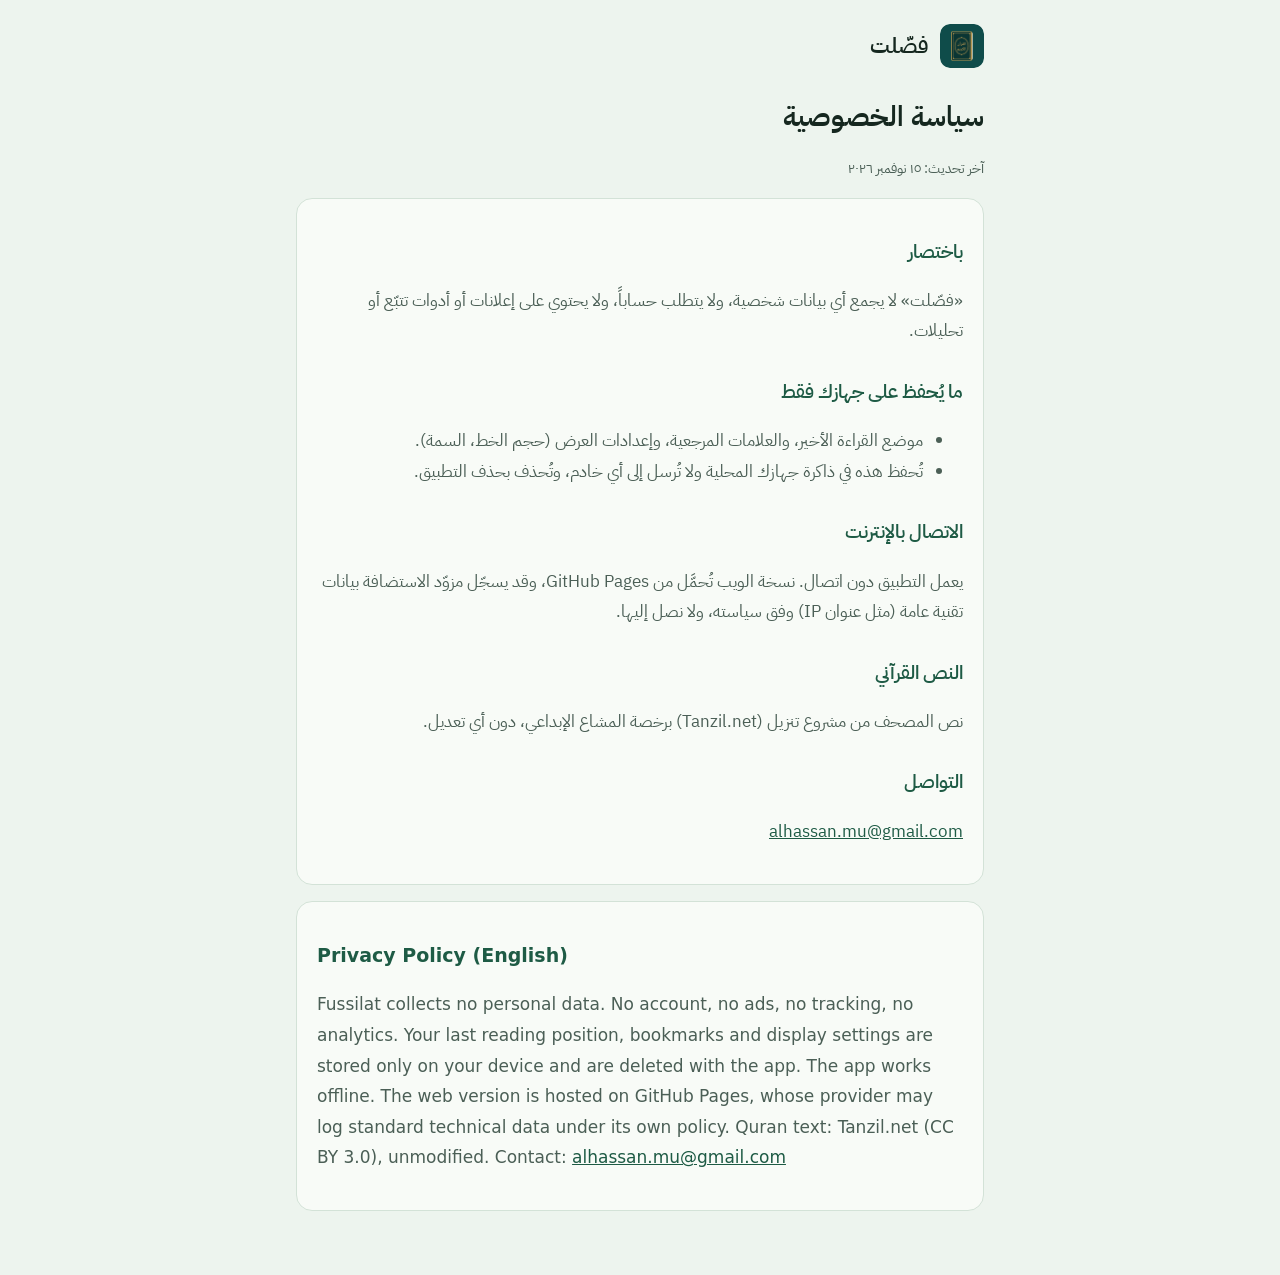
<file: privacy.html>
<!doctype html>
<html lang="ar" dir="rtl">
<head>
<meta charset="utf-8">
<meta name="viewport" content="width=device-width,initial-scale=1,viewport-fit=cover">
<meta name="theme-color" content="#1E5B45">
<title>سياسة الخصوصية · فصّلت</title>
<meta name="description" content="فصّلت لا يجمع أي بيانات شخصية. كل شيء يبقى على جهازك.">
<link rel="icon" href="brand/favicon.svg" type="image/svg+xml">
<link rel="apple-touch-icon" href="brand/apple-touch-icon.png">
<link rel="stylesheet" href="fonts/fonts.css">
<style>
:root{--bg:#EDF4EE;--surface:#F8FBF7;--ink:#15271F;--soft:#4B5F56;--brand:#1E5B45;--gold:#B8893B;--line:#D3E2D7}
@media (prefers-color-scheme:dark){:root{--bg:#0B1813;--surface:#11221B;--ink:#E3EEE7;--soft:#9AB3A7;--brand:#6CC3A0;--gold:#D4A957;--line:#1E3A2F}}
*{box-sizing:border-box}body{margin:0;background:var(--bg);color:var(--ink);font:17px/1.8 "IBM Plex Sans Arabic",system-ui,sans-serif}
.wrap{max-width:720px;margin:0 auto;padding:24px 16px 64px}a{color:var(--brand)}
header{display:flex;align-items:center;gap:12px;margin-bottom:24px}header img{width:44px;height:44px;border-radius:10px}
header a{font-weight:600;font-size:22px;color:var(--ink);text-decoration:none}
h1{font-size:28px;margin:0 0 4px}h2{font-size:19px;margin:28px 0 6px;color:var(--brand)}
p,li{color:var(--soft)}.card{background:var(--surface);border:1px solid var(--line);border-radius:16px;padding:8px 20px 20px;margin-top:16px}
.en{direction:ltr;text-align:left;font-family:"IBM Plex Sans",system-ui,sans-serif}.muted{font-size:14px}
</style>
</head>
<body><div class="wrap">
<header><img src="brand/icon-192.png" alt=""><a href="./">فصّلت</a></header>
<h1>سياسة الخصوصية</h1>
<p class="muted">آخر تحديث: ١٥ نوفمبر ٢٠٢٦</p>
<div class="card">
<h2>باختصار</h2>
<p>«فصّلت» لا يجمع أي بيانات شخصية، ولا يتطلب حساباً، ولا يحتوي على إعلانات أو أدوات تتبّع أو تحليلات.</p>
<h2>ما يُحفظ على جهازك فقط</h2>
<ul><li>موضع القراءة الأخير، والعلامات المرجعية، وإعدادات العرض (حجم الخط، السمة).</li>
<li>تُحفظ هذه في ذاكرة جهازك المحلية ولا تُرسل إلى أي خادم، وتُحذف بحذف التطبيق.</li></ul>
<h2>الاتصال بالإنترنت</h2>
<p>يعمل التطبيق دون اتصال. نسخة الويب تُحمَّل من GitHub Pages، وقد يسجّل مزوّد الاستضافة بيانات تقنية عامة (مثل عنوان IP) وفق سياسته، ولا نصل إليها.</p>
<h2>النص القرآني</h2>
<p>نص المصحف من مشروع تنزيل (Tanzil.net) برخصة المشاع الإبداعي، دون أي تعديل.</p>
<h2>التواصل</h2>
<p><a href="mailto:alhassan.mu@gmail.com">alhassan.mu@gmail.com</a></p>
</div>
<div class="card en">
<h2>Privacy Policy (English)</h2>
<p>Fussilat collects no personal data. No account, no ads, no tracking, no analytics. Your last reading position, bookmarks and display settings are stored only on your device and are deleted with the app. The app works offline. The web version is hosted on GitHub Pages, whose provider may log standard technical data under its own policy. Quran text: Tanzil.net (CC BY 3.0), unmodified. Contact: <a href="mailto:alhassan.mu@gmail.com">alhassan.mu@gmail.com</a></p>
</div>
</div></body></html>
</file>
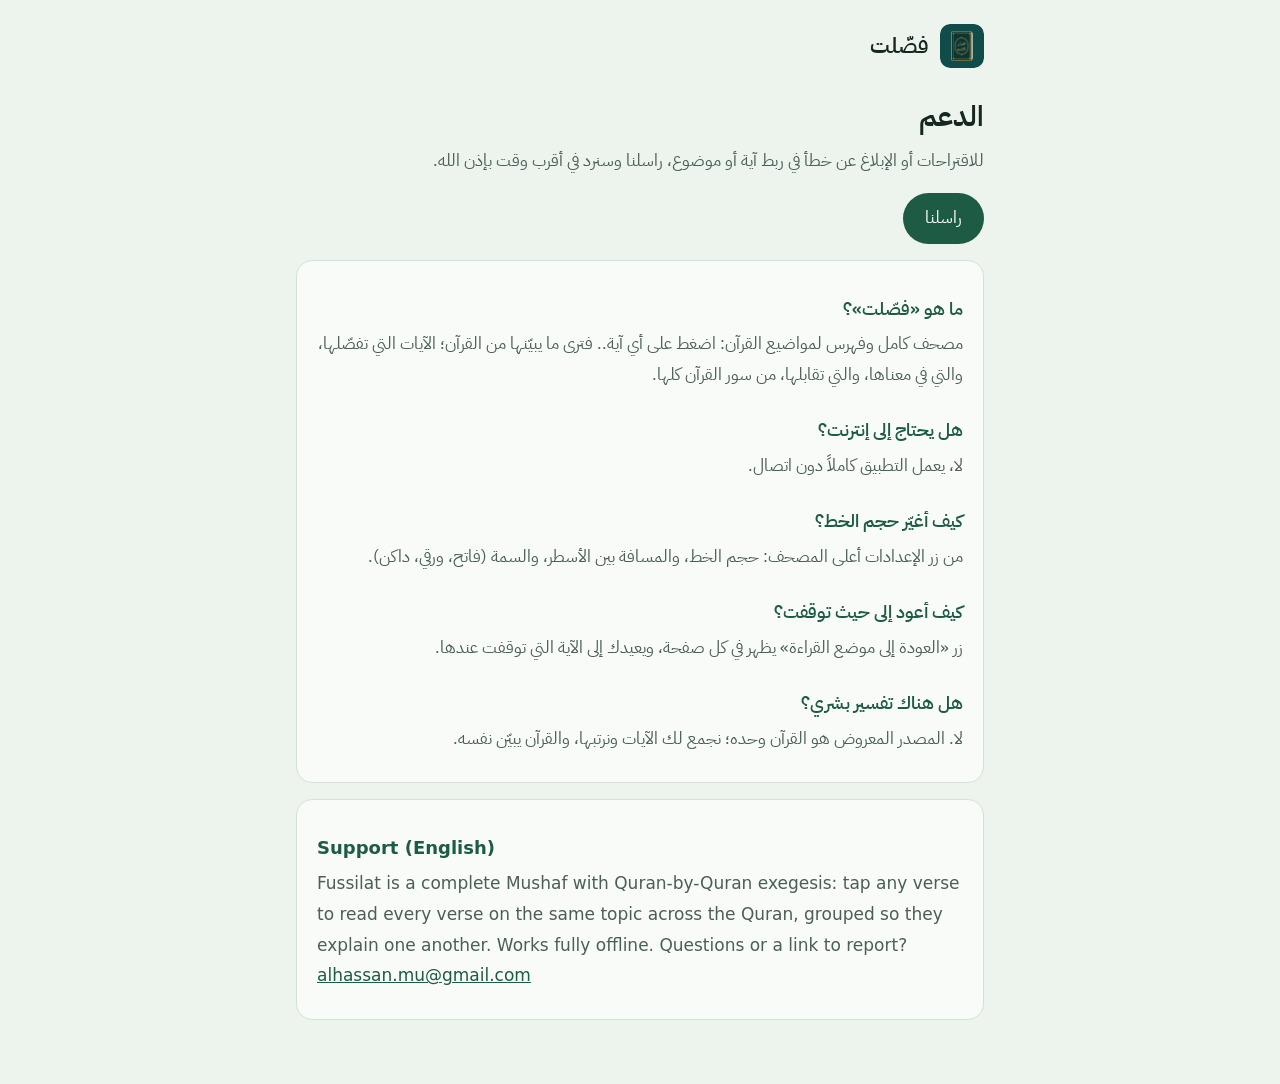
<file: support.html>
<!doctype html>
<html lang="ar" dir="rtl">
<head>
<meta charset="utf-8">
<meta name="viewport" content="width=device-width,initial-scale=1,viewport-fit=cover">
<meta name="theme-color" content="#1E5B45">
<title>الدعم · فصّلت</title>
<meta name="description" content="الدعم والأسئلة الشائعة لتطبيق فصّلت.">
<link rel="icon" href="brand/favicon.svg" type="image/svg+xml">
<link rel="apple-touch-icon" href="brand/apple-touch-icon.png">
<link rel="stylesheet" href="fonts/fonts.css">
<style>
:root{--bg:#EDF4EE;--surface:#F8FBF7;--ink:#15271F;--soft:#4B5F56;--brand:#1E5B45;--gold:#B8893B;--line:#D3E2D7}
@media (prefers-color-scheme:dark){:root{--bg:#0B1813;--surface:#11221B;--ink:#E3EEE7;--soft:#9AB3A7;--brand:#6CC3A0;--gold:#D4A957;--line:#1E3A2F}}
*{box-sizing:border-box}body{margin:0;background:var(--bg);color:var(--ink);font:17px/1.8 "IBM Plex Sans Arabic",system-ui,sans-serif}
.wrap{max-width:720px;margin:0 auto;padding:24px 16px 64px}a{color:var(--brand)}
header{display:flex;align-items:center;gap:12px;margin-bottom:24px}header img{width:44px;height:44px;border-radius:10px}
header a{font-weight:600;font-size:22px;color:var(--ink);text-decoration:none}
h1{font-size:28px;margin:0 0 4px}h2{font-size:18px;margin:24px 0 4px;color:var(--brand)}
p{color:var(--soft);margin:0 0 8px}.card{background:var(--surface);border:1px solid var(--line);border-radius:16px;padding:8px 20px 20px;margin-top:16px}
.en{direction:ltr;text-align:left;font-family:"IBM Plex Sans",system-ui,sans-serif}
.btn{display:inline-block;background:var(--brand);color:#fff;border-radius:999px;padding:10px 22px;text-decoration:none;margin-top:8px}
</style>
</head>
<body><div class="wrap">
<header><img src="brand/icon-192.png" alt=""><a href="./">فصّلت</a></header>
<h1>الدعم</h1>
<p>للاقتراحات أو الإبلاغ عن خطأ في ربط آية أو موضوع، راسلنا وسنرد في أقرب وقت بإذن الله.</p>
<a class="btn" href="mailto:alhassan.mu@gmail.com?subject=%D9%81%D8%B5%D9%91%D9%84%D8%AA">راسلنا</a>
<div class="card">
<h2>ما هو «فصّلت»؟</h2>
<p>مصحف كامل وفهرس لمواضيع القرآن: اضغط على أي آية.. فترى ما يبيّنها من القرآن؛ الآيات التي تفصّلها، والتي في معناها، والتي تقابلها، من سور القرآن كلها.</p>
<h2>هل يحتاج إلى إنترنت؟</h2>
<p>لا، يعمل التطبيق كاملاً دون اتصال.</p>
<h2>كيف أغيّر حجم الخط؟</h2>
<p>من زر الإعدادات أعلى المصحف: حجم الخط، والمسافة بين الأسطر، والسمة (فاتح، ورقي، داكن).</p>
<h2>كيف أعود إلى حيث توقفت؟</h2>
<p>زر «العودة إلى موضع القراءة» يظهر في كل صفحة، ويعيدك إلى الآية التي توقفت عندها.</p>
<h2>هل هناك تفسير بشري؟</h2>
<p>لا. المصدر المعروض هو القرآن وحده؛ نجمع لك الآيات ونرتبها، والقرآن يبيّن نفسه.</p>
</div>
<div class="card en">
<h2>Support (English)</h2>
<p>Fussilat is a complete Mushaf with Quran-by-Quran exegesis: tap any verse to read every verse on the same topic across the Quran, grouped so they explain one another. Works fully offline. Questions or a link to report? <a href="mailto:alhassan.mu@gmail.com">alhassan.mu@gmail.com</a></p>
</div>
</div></body></html>
</file>
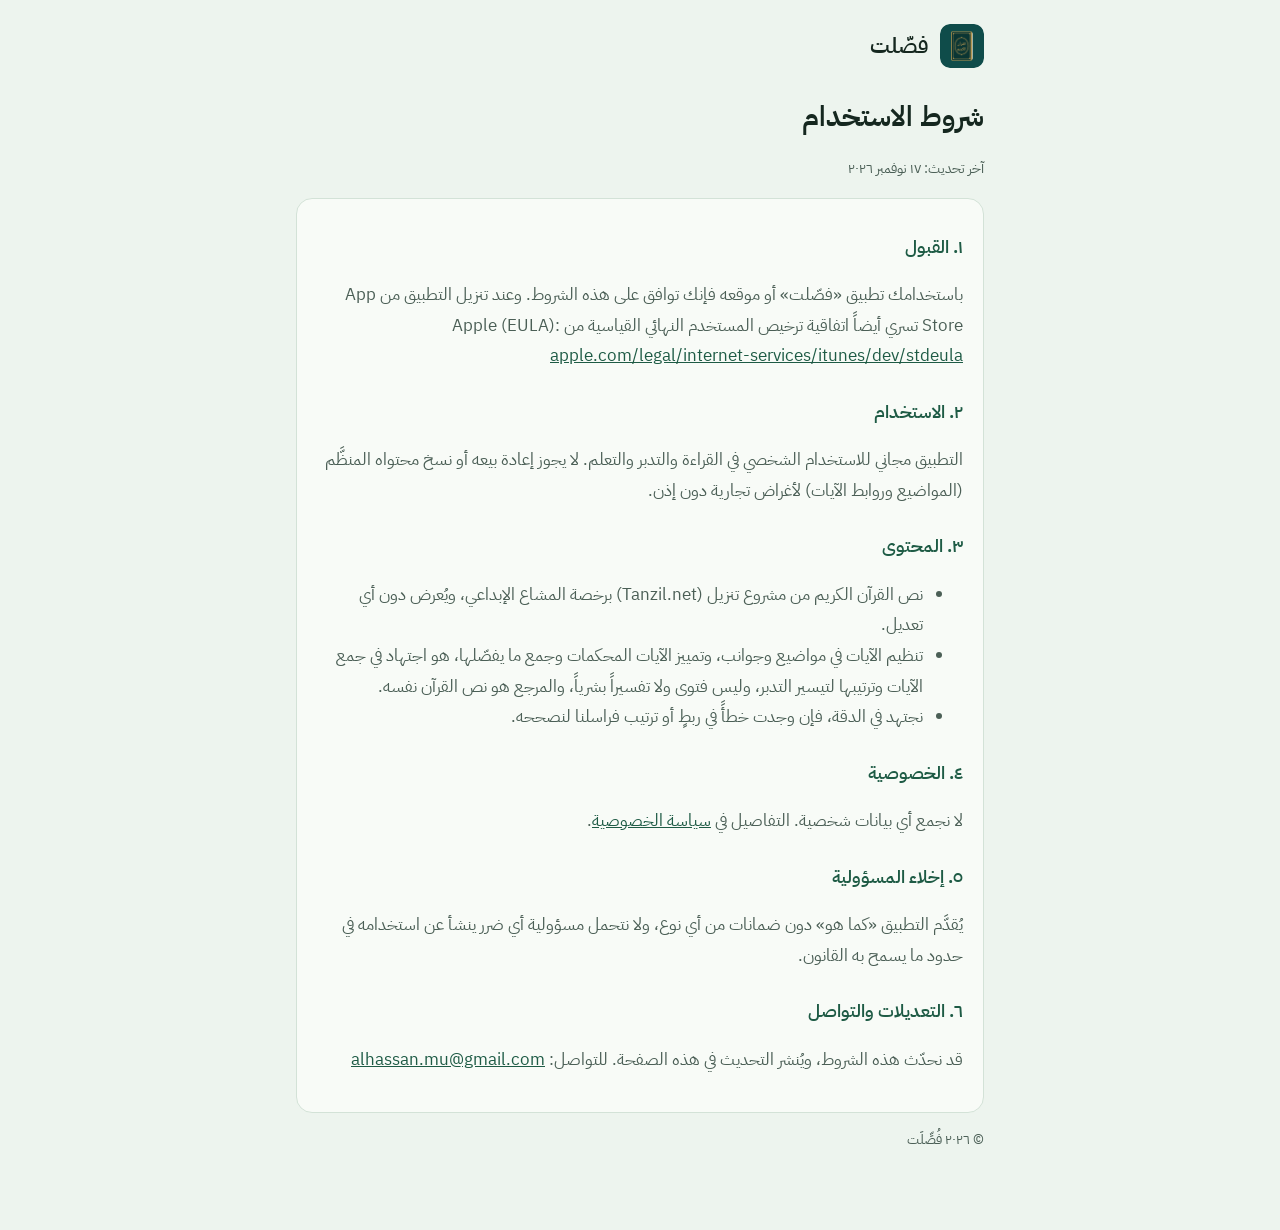
<file: terms.html>
<!doctype html>
<html lang="ar" dir="rtl">
<head>
<meta charset="utf-8">
<meta name="viewport" content="width=device-width,initial-scale=1,viewport-fit=cover">
<meta name="theme-color" content="#1E5B45">
<title>شروط الاستخدام · فصّلت</title>
<meta name="description" content="شروط استخدام تطبيق فصّلت.">
<link rel="icon" href="brand/favicon.svg" type="image/svg+xml">
<link rel="apple-touch-icon" href="brand/apple-touch-icon.png">
<link rel="stylesheet" href="fonts/fonts.css">
<style>
:root{--bg:#EDF4EE;--surface:#F8FBF7;--ink:#15271F;--soft:#4B5F56;--brand:#1E5B45;--gold:#B8893B;--line:#D3E2D7}
@media (prefers-color-scheme:dark){:root{--bg:#0B1813;--surface:#11221B;--ink:#E3EEE7;--soft:#9AB3A7;--brand:#6CC3A0;--gold:#D4A957;--line:#1E3A2F}}
*{box-sizing:border-box}body{margin:0;background:var(--bg);color:var(--ink);font:17px/1.8 "IBM Plex Sans Arabic",system-ui,sans-serif}
.wrap{max-width:720px;margin:0 auto;padding:24px 16px 64px}a{color:var(--brand)}
header{display:flex;align-items:center;gap:12px;margin-bottom:24px}header img{width:44px;height:44px;border-radius:10px}
header a{font-weight:600;font-size:22px;color:var(--ink);text-decoration:none}
h1{font-size:28px;margin:0 0 4px}h2{font-size:18px;margin:24px 0 4px;color:var(--brand)}
p,li{color:var(--soft)}.card{background:var(--surface);border:1px solid var(--line);border-radius:16px;padding:8px 20px 20px;margin-top:16px}
.muted{font-size:14px}
</style>
</head>
<body><div class="wrap">
<header><img src="brand/icon-192.png" alt=""><a href="./">فصّلت</a></header>
<h1>شروط الاستخدام</h1>
<p class="muted">آخر تحديث: ١٧ نوفمبر ٢٠٢٦</p>
<div class="card">
<h2>١. القبول</h2>
<p>باستخدامك تطبيق «فصّلت» أو موقعه فإنك توافق على هذه الشروط. وعند تنزيل التطبيق من App Store تسري أيضاً اتفاقية ترخيص المستخدم النهائي القياسية من Apple (EULA): <a href="https://www.apple.com/legal/internet-services/itunes/dev/stdeula/">apple.com/legal/internet-services/itunes/dev/stdeula</a></p>
<h2>٢. الاستخدام</h2>
<p>التطبيق مجاني للاستخدام الشخصي في القراءة والتدبر والتعلم. لا يجوز إعادة بيعه أو نسخ محتواه المنظَّم (المواضيع وروابط الآيات) لأغراض تجارية دون إذن.</p>
<h2>٣. المحتوى</h2>
<ul>
<li>نص القرآن الكريم من مشروع تنزيل (Tanzil.net) برخصة المشاع الإبداعي، ويُعرض دون أي تعديل.</li>
<li>تنظيم الآيات في مواضيع وجوانب، وتمييز الآيات المحكمات وجمع ما يفصّلها، هو اجتهاد في جمع الآيات وترتيبها لتيسير التدبر، وليس فتوى ولا تفسيراً بشرياً، والمرجع هو نص القرآن نفسه.</li>
<li>نجتهد في الدقة، فإن وجدت خطأً في ربطٍ أو ترتيب فراسلنا لنصححه.</li>
</ul>
<h2>٤. الخصوصية</h2>
<p>لا نجمع أي بيانات شخصية. التفاصيل في <a href="privacy.html">سياسة الخصوصية</a>.</p>
<h2>٥. إخلاء المسؤولية</h2>
<p>يُقدَّم التطبيق «كما هو» دون ضمانات من أي نوع، ولا نتحمل مسؤولية أي ضرر ينشأ عن استخدامه في حدود ما يسمح به القانون.</p>
<h2>٦. التعديلات والتواصل</h2>
<p>قد نحدّث هذه الشروط، ويُنشر التحديث في هذه الصفحة. للتواصل: <a href="mailto:alhassan.mu@gmail.com">alhassan.mu@gmail.com</a></p>
</div>
<p class="muted">© ٢٠٢٦ فُصِّلَت</p>
</div></body></html>
</file>
<file: fonts/fonts.css>
/* Self-hosted fonts (SIL Open Font License 1.1, see ./OFL.txt).
   Sources: @fontsource/amiri-quran@5.3.0, @fontsource/ibm-plex-sans-arabic@5.3.0 (woff2 subsets). */

/* Quran text: Amiri Quran (Arabic subset, then Latin fallback subset) */
@font-face {
  font-family: 'Amiri Quran';
  font-style: normal;
  font-weight: 400;
  font-display: swap;
  src: url('./amiri-quran-arabic-400-normal.woff2') format('woff2');
  unicode-range: U+0600-06FF, U+0750-077F, U+0870-088E, U+0890-0891, U+0898-08E1,
    U+08E3-08FF, U+200C-200E, U+2010-2011, U+204F, U+2E41, U+FB50-FDFF, U+FE70-FE74,
    U+FE76-FEFC, U+102E0-102FB, U+10E60-10E7E, U+10EFD-10EFF;
}
@font-face {
  font-family: 'Amiri Quran';
  font-style: normal;
  font-weight: 400;
  font-display: swap;
  src: url('./amiri-quran-latin-400-normal.woff2') format('woff2');
  unicode-range: U+0000-00FF, U+0131, U+0152-0153, U+02BB-02BC, U+02C6, U+02DA, U+02DC,
    U+0304, U+0308, U+0329, U+2000-206F, U+20AC, U+2122, U+2191, U+2193, U+2212, U+2215,
    U+FEFF, U+FFFD;
}

/* UI: IBM Plex Sans Arabic, weights 400 / 500 / 600 (Arabic + Latin subsets) */
@font-face {
  font-family: 'IBM Plex Sans Arabic';
  font-style: normal;
  font-weight: 400;
  font-display: swap;
  src: url('./ibm-plex-sans-arabic-arabic-400-normal.woff2') format('woff2');
  unicode-range: U+0600-06FF, U+0750-077F, U+0870-088E, U+0890-0891, U+0898-08E1,
    U+08E3-08FF, U+200C-200E, U+2010-2011, U+204F, U+2E41, U+FB50-FDFF, U+FE70-FE74,
    U+FE76-FEFC, U+102E0-102FB, U+10E60-10E7E, U+10EFD-10EFF;
}
@font-face {
  font-family: 'IBM Plex Sans Arabic';
  font-style: normal;
  font-weight: 400;
  font-display: swap;
  src: url('./ibm-plex-sans-arabic-latin-400-normal.woff2') format('woff2');
  unicode-range: U+0000-00FF, U+0131, U+0152-0153, U+02BB-02BC, U+02C6, U+02DA, U+02DC,
    U+0304, U+0308, U+0329, U+2000-206F, U+20AC, U+2122, U+2191, U+2193, U+2212, U+2215,
    U+FEFF, U+FFFD;
}
@font-face {
  font-family: 'IBM Plex Sans Arabic';
  font-style: normal;
  font-weight: 500;
  font-display: swap;
  src: url('./ibm-plex-sans-arabic-arabic-500-normal.woff2') format('woff2');
  unicode-range: U+0600-06FF, U+0750-077F, U+0870-088E, U+0890-0891, U+0898-08E1,
    U+08E3-08FF, U+200C-200E, U+2010-2011, U+204F, U+2E41, U+FB50-FDFF, U+FE70-FE74,
    U+FE76-FEFC, U+102E0-102FB, U+10E60-10E7E, U+10EFD-10EFF;
}
@font-face {
  font-family: 'IBM Plex Sans Arabic';
  font-style: normal;
  font-weight: 500;
  font-display: swap;
  src: url('./ibm-plex-sans-arabic-latin-500-normal.woff2') format('woff2');
  unicode-range: U+0000-00FF, U+0131, U+0152-0153, U+02BB-02BC, U+02C6, U+02DA, U+02DC,
    U+0304, U+0308, U+0329, U+2000-206F, U+20AC, U+2122, U+2191, U+2193, U+2212, U+2215,
    U+FEFF, U+FFFD;
}
@font-face {
  font-family: 'IBM Plex Sans Arabic';
  font-style: normal;
  font-weight: 600;
  font-display: swap;
  src: url('./ibm-plex-sans-arabic-arabic-600-normal.woff2') format('woff2');
  unicode-range: U+0600-06FF, U+0750-077F, U+0870-088E, U+0890-0891, U+0898-08E1,
    U+08E3-08FF, U+200C-200E, U+2010-2011, U+204F, U+2E41, U+FB50-FDFF, U+FE70-FE74,
    U+FE76-FEFC, U+102E0-102FB, U+10E60-10E7E, U+10EFD-10EFF;
}
@font-face {
  font-family: 'IBM Plex Sans Arabic';
  font-style: normal;
  font-weight: 600;
  font-display: swap;
  src: url('./ibm-plex-sans-arabic-latin-600-normal.woff2') format('woff2');
  unicode-range: U+0000-00FF, U+0131, U+0152-0153, U+02BB-02BC, U+02C6, U+02DA, U+02DC,
    U+0304, U+0308, U+0329, U+2000-206F, U+20AC, U+2122, U+2191, U+2193, U+2212, U+2215,
    U+FEFF, U+FFFD;
}

/* Quran text (default): KFGQPC HAFS Uthmanic Script v2.2 by King Fahd Glorious Quran Printing Complex.
   Free to use, copy and distribute under its EULA (embedded in the font); shipped unmodified. */
@font-face {
  font-family: 'Uthmanic Hafs';
  font-style: normal;
  font-weight: 400;
  font-display: swap;
  src: url('./KFGQPC-UthmanicHafs-v22.ttf') format('truetype');
}
</file>
